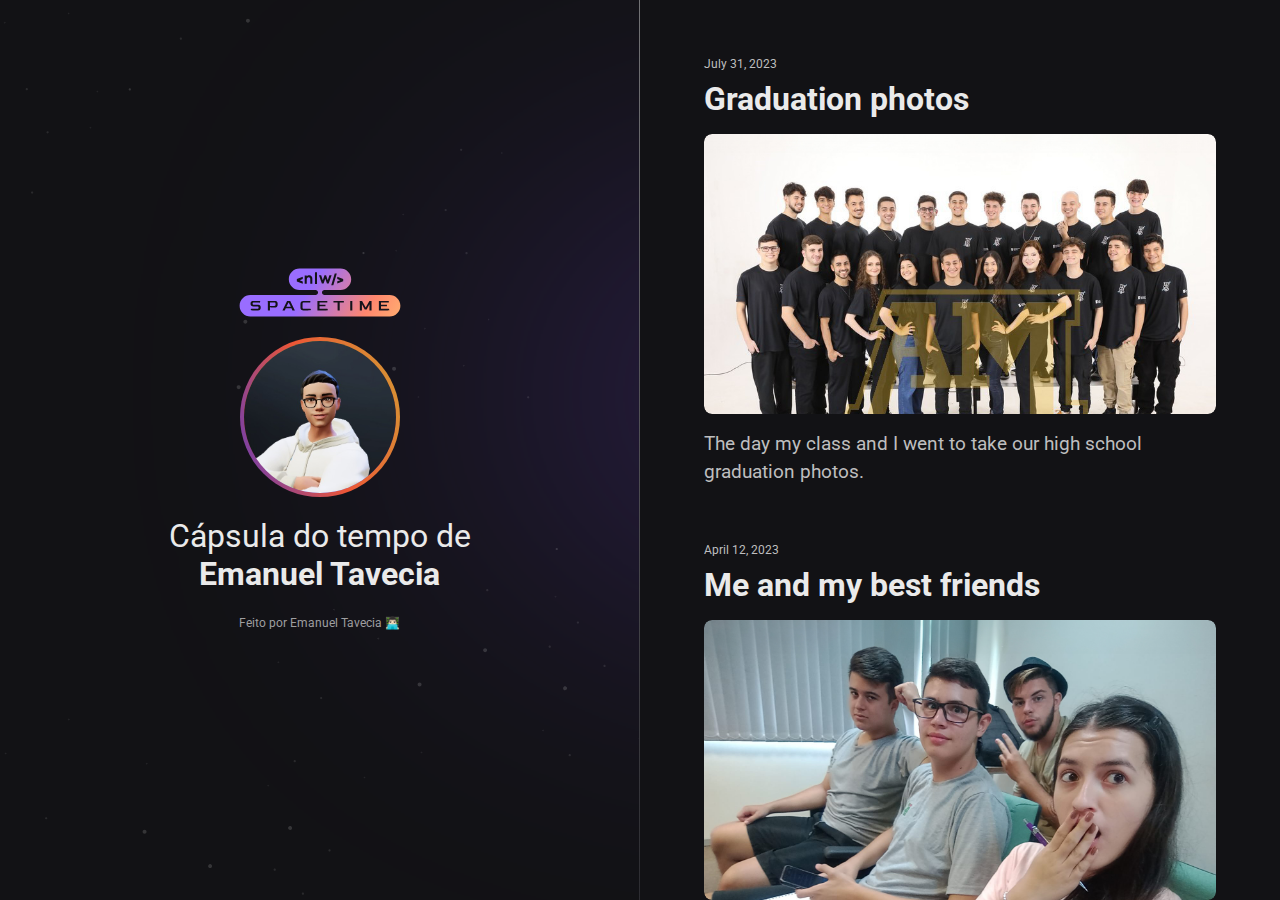
<file: index.html>
<!DOCTYPE html>
<html lang="en">
	<head>
		<meta charset="UTF-8" />
		<meta name="viewport" content="width=device-width, initial-scale=1.0" />
		<link rel="preconnect" href="https://fonts.googleapis.com" />
		<link rel="preconnect" href="https://fonts.gstatic.com" crossorigin />
		<link
			href="https://fonts.googleapis.com/css2?family=Roboto:wght@400;700&display=swap"
			rel="stylesheet"
		/>
		<title>NLW Spacetime - Explorer</title>
		<link rel="shortcut icon" href="./assets/favicon.png" type="image/png" />
		<link rel="stylesheet" href="style.css" />
	</head>
	<body>
		<aside>
			<img src="./assets/logo.svg" alt="Logo NLW Spacetime" />
			<img src="./assets/avatar.png" alt="Avatar do Emanuel" />
			<p>
				Cápsula do tempo de <br />
				<strong>Emanuel Tavecia</strong>
			</p>
			<span>Feito por Emanuel Tavecia 👨🏻‍💻</span>
		</aside>
		<nav>
			<section class="memory">
				<small>July 31, 2023</small>
				<h1>Graduation photos</h1>
				<div>
					<img
						src="./assets/memories/8.jpg"
						alt="High school graduation photo."
					/>
				</div>
				<p>
					The day my class and I went to take our high school graduation photos.
				</p>
			</section>
			<section class="memory">
				<small>April 12, 2023</small>
				<h1>Me and my best friends</h1>
				<div>
					<img
						src="./assets/memories/7.jpg"
						alt="Photo of me and my friends in the IFSC auditorium."
					/>
				</div>
				<p>
					This photo shows me, Juliana, Bernardo and Gabriel, my best friends. That day we were in the IFSC auditorium.
				</p>
			</section>
			<section class="memory">
				<small>May 03, 2021</small>
				<h1>Start of classes at IFSC</h1>
				<div>
					<img
						src="./assets/memories/6.jpg"
						alt="Photo of me sitting in front of a computer at IFSC Campus Araranguá"
					/>
				</div>
				<p>
					This is a photo from February 27, 2023, however, this memory represents the beginning of classes, which were initially distance learning. I take a Technical Course in Electromechanics at IFSC Araranguá.
				</p>
			</section>
			<section class="memory">
				<small>November 10, 2019</small>
				<h1>Family photos</h1>
				<div>
					<img
						src="./assets/memories/5.jpg"
						alt="Photo of my family"
					/>
				</div>
				<p>
					The day my family and I made a new photo album.
				</p>
			</section>
			<section class="memory">
				<small>April 21, 2015</small>
				<h1>Visiting the Internacional stadium</h1>
				<div>
					<img
						src="./assets/memories/4.JPG"
						alt="Photo of me visiting the Internacional stadium"
					/>
				</div>
				<p>
					That was the day I went to visit the stadium of my football team, Internacional. I went with my father Humberto and my godfather Flávio.
				</p>
			</section>
			<section class="memory">
				<small>September 24, 2014</small>
				<h1>Family photos</h1>
				<div>
					<img
						src="./assets/memories/3.jpg"
						alt="Photo of my family"
					/>
				</div>
				<p>
					The day I, my father Humberto, my mother Daiane and my sister Emanuela made a family photo album.
				</p>
			</section>
			<section class="memory">
				<small>August 15, 2011</small>
				<h1>Birth of my sister Emanuela</h1>
				<div>
					<img
						src="./assets/memories/2.jpg"
						alt="Photo of me holding my newborn sister Emanuela on my lap"
					/>
				</div>
				<p>
					My sister was born on August 15, 2011, in Araranguá - SC. That day I was 5 years old.
				</p>
			</section>
			<section class="memory">
				<small>February 14, 2006</small>
				<h1>My born</h1>
				<div>
					<img
						src="./assets/memories/1.jpg"
						alt="Photo of newborn Emanuel"
					/>
				</div>
				<p>
					I was born in Porto Alegre - RS, on February 14, 2006.
				</p>
			</section>
		</nav>
	</body>
</html>
</file>
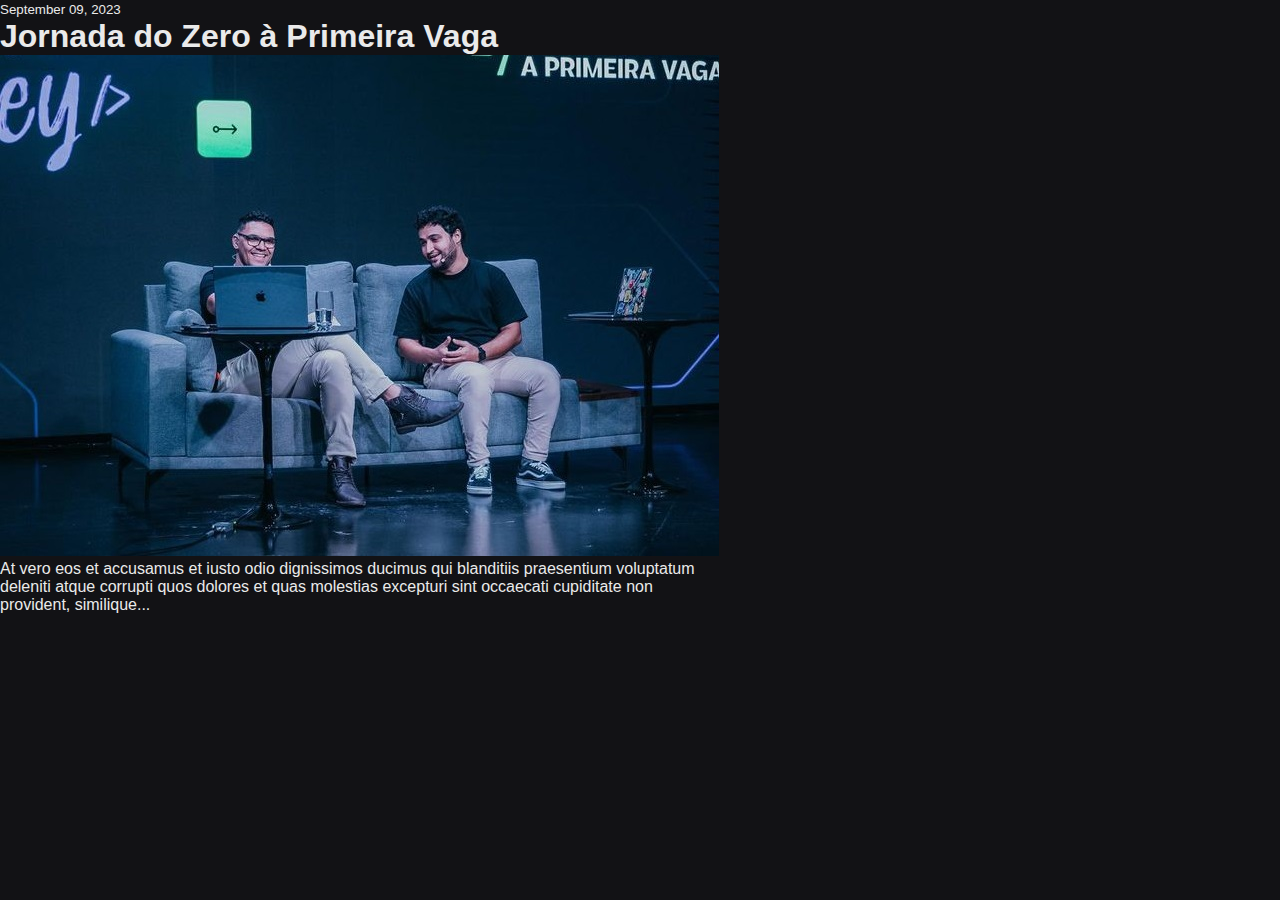
<file: explorer/index.html>
<!DOCTYPE html>
<html lang="en">
	<head>
		<meta charset="UTF-8" />
		<meta name="viewport" content="width=device-width, initial-scale=1.0" />
		<title>NLW Spacetime - Explorer</title>
		<link rel="shortcut icon" href="./assets/favicon.png" type="image/png" />
		<link rel="stylesheet" href="style.css">
	</head>
	<body>
		<div>
			<small>September 09, 2023</small>
			<h1>Jornada do Zero à Primeira Vaga</h1>
			<img
				src="./assets/jornada.png"
				alt="Rodrigo e Mayk apresentando o evento Jornada do Zero à Primeira Vaga"
			/>
			<p>
				At vero eos et accusamus et iusto odio dignissimos ducimus qui
				blanditiis praesentium voluptatum deleniti atque corrupti quos dolores
				et quas molestias excepturi sint occaecati cupiditate non provident,
				similique...
			</p>
		</div>
	</body>
</html>
</file>
<file: style.css>
* {
	margin: 0;
	padding: 0;
	box-sizing: border-box;
}

:root {
	font-size: 16px;
}

::-webkit-scrollbar {
	width: 8px;
}

::-webkit-scrollbar-track {
	background-color: #2c2c31;
}

::-webkit-scrollbar-thumb {
	background-color: #9e9ea0;
	border-radius: 8px;
}

img {  
	user-drag: none;  
	user-select: none;
	-moz-user-select: none;
	-webkit-user-drag: none;
	-webkit-user-select: none;
	-ms-user-select: none;
}

@keyframes entering {
	from {
		opacity: 0;
		transform: translateY(-100px);
	}
	to {
		opacity: 1;
		transform: translateY(0);
	}
}

body {
	background-color: #121215;
	color: #eaeaea;
	font-family: "Roboto", sans-serif;
	display: grid;
	grid-template-areas: "profile timeline";
	grid-template-columns: 1fr 1fr;
	grid-template-rows: 100vh;
}

nav {
	padding: 64px 64px 0;
	grid-area: timeline;
	overflow-y: scroll;
	animation: entering 0.7s ease-in-out;
}

.memory {
	display: flex;
	flex-direction: column;
	gap: 16px;
	text-decoration: none;
	margin-bottom: 64px;
}

.memory small {
	color: #bebebf;
	font-size: 0.75rem;
	line-height: 0px;
}

.memory h1 {
	font-size: 2rem;
	color: #eaeaea;
}

.memory img {
	width: 100%;
	height: 280px;
	object-fit: cover;
	border-radius: 8px;
	transition: transform 0.3s ease-in-out;
}

.memory div {
	width: 100%;
	height: 280px;
	overflow: hidden;
	border-radius: 8px;
}

.memory:hover img {
	transform: scale(1.08);
}

.memory p {
	font-size: 1.2rem;
	color: #bebebf;
	line-height: 28px;
}

aside {
	grid-area: profile;
	display: flex;
	flex-direction: column;
	align-items: center;
	justify-content: center;
	gap: 20px;
	border-right: 1px solid;
	border-image: linear-gradient(#727275, #2c2c31) 1;
	background-image: url(./assets/background.svg);
	background-position: top right;
	background-repeat: no-repeat;
	background-size: auto 100%;
}

aside * {
	animation: entering 0.7s ease-in-out;
}

aside img:nth-child(2) {
	width: 160px;
	height: 160px;
	border-radius: 50%;
	border: 4px solid transparent;
	background: linear-gradient(#d39e33, #ed5636, #633bbc) padding-box,
		linear-gradient(250deg, #d39e33, #ed5636, #633bbc) border-box;
}

aside p {
	font-size: 2rem;
	text-align: center;
}

aside span {
	text-align: center;
	display: block;
	font-size: 0.75rem;
	color: #9e9ea0;
	padding: 3px;
}

aside div {
	text-align: center;
}

@media (max-width: 768px) {
	:root {
		font-size: 14px;
	}
	body {
		grid-template-columns: 1fr;
		grid-template-rows: 0.2fr ;
		grid-template-areas: "profile" "timeline";
	}
	aside {
		border-right: none;
		padding: 32px 12px;
	}
	nav {
		overflow-y: visible;
		padding: 22px;
	}
}
</file>
<file: explorer/style.css>
* {
	margin: 0;
	padding: 0;
	box-sizing: border-box;
}

::-webkit-scrollbar {
	width: 8px;
}

::-webkit-scrollbar-track {
	background-color: #2c2c31;
}

::-webkit-scrollbar-thumb {
	background-color: #9e9ea0;
	border-radius: 8px;
}

@keyframes entering {
	from {
		opacity: 0;
		transform: translateY(-100px);
	}
	to {
		opacity: 1;
		transform: translateY(0);
	}
}

body {
	background-color: #121215;
	color: #eaeaea;
	font-family: "Roboto", sans-serif;
	display: grid;
	grid-template-areas: "profile timeline";
	grid-template-columns: 1fr 1fr;
	grid-template-rows: 100vh;
}

nav {
	padding: 64px;
	grid-area: timeline;
	overflow-y: scroll;
	animation: entering 0.7s ease-in-out;
}

.memory {
	display: flex;
	flex-direction: column;
	gap: 16px;
	text-decoration: none;
	margin-bottom: 64px;
}

.memory small {
	color: #bebebf;
	font-size: 12px;
}

.memory h1 {
	font-size: 32px;
	color: #eaeaea;
}

.memory img {
	width: 100%;
	height: 280px;
	object-fit: cover;
	border-radius: 8px;
	transition: transform 0.3s ease-in-out;
}

.memory div {
	width: 100%;
	height: 280px;
	overflow: hidden;
	border-radius: 8px;
}

.memory:hover img {
	transform: scale(1.05);
}

.memory p {
	font-size: 18px;
	color: #bebebf;
	line-height: 28px;
}

aside {
	grid-area: profile;
	display: flex;
	flex-direction: column;
	align-items: center;
	justify-content: center;
	gap: 20px;
	border-right: 1px solid;
	border-image: linear-gradient(#727275, #2c2c31) 1;
	background-image: url(./assets/background.svg);
	background-position: top right;
	background-repeat: no-repeat;
	background-size: auto 100%;
}

aside * {
	animation: entering 0.7s ease-in-out;
}

aside img:nth-child(2) {
	width: 160px;
	height: 160px;
	border-radius: 50%;
	border: 4px solid transparent;
	background: linear-gradient(#d39e33, #ed5636, #633bbc) padding-box,
		linear-gradient(250deg, #d39e33, #ed5636, #633bbc) border-box;
}

aside p {
	font-size: 32px;
	text-align: center;
}

aside span {
	font-size: 12px;
	color: #9e9ea0;
}
</file>
